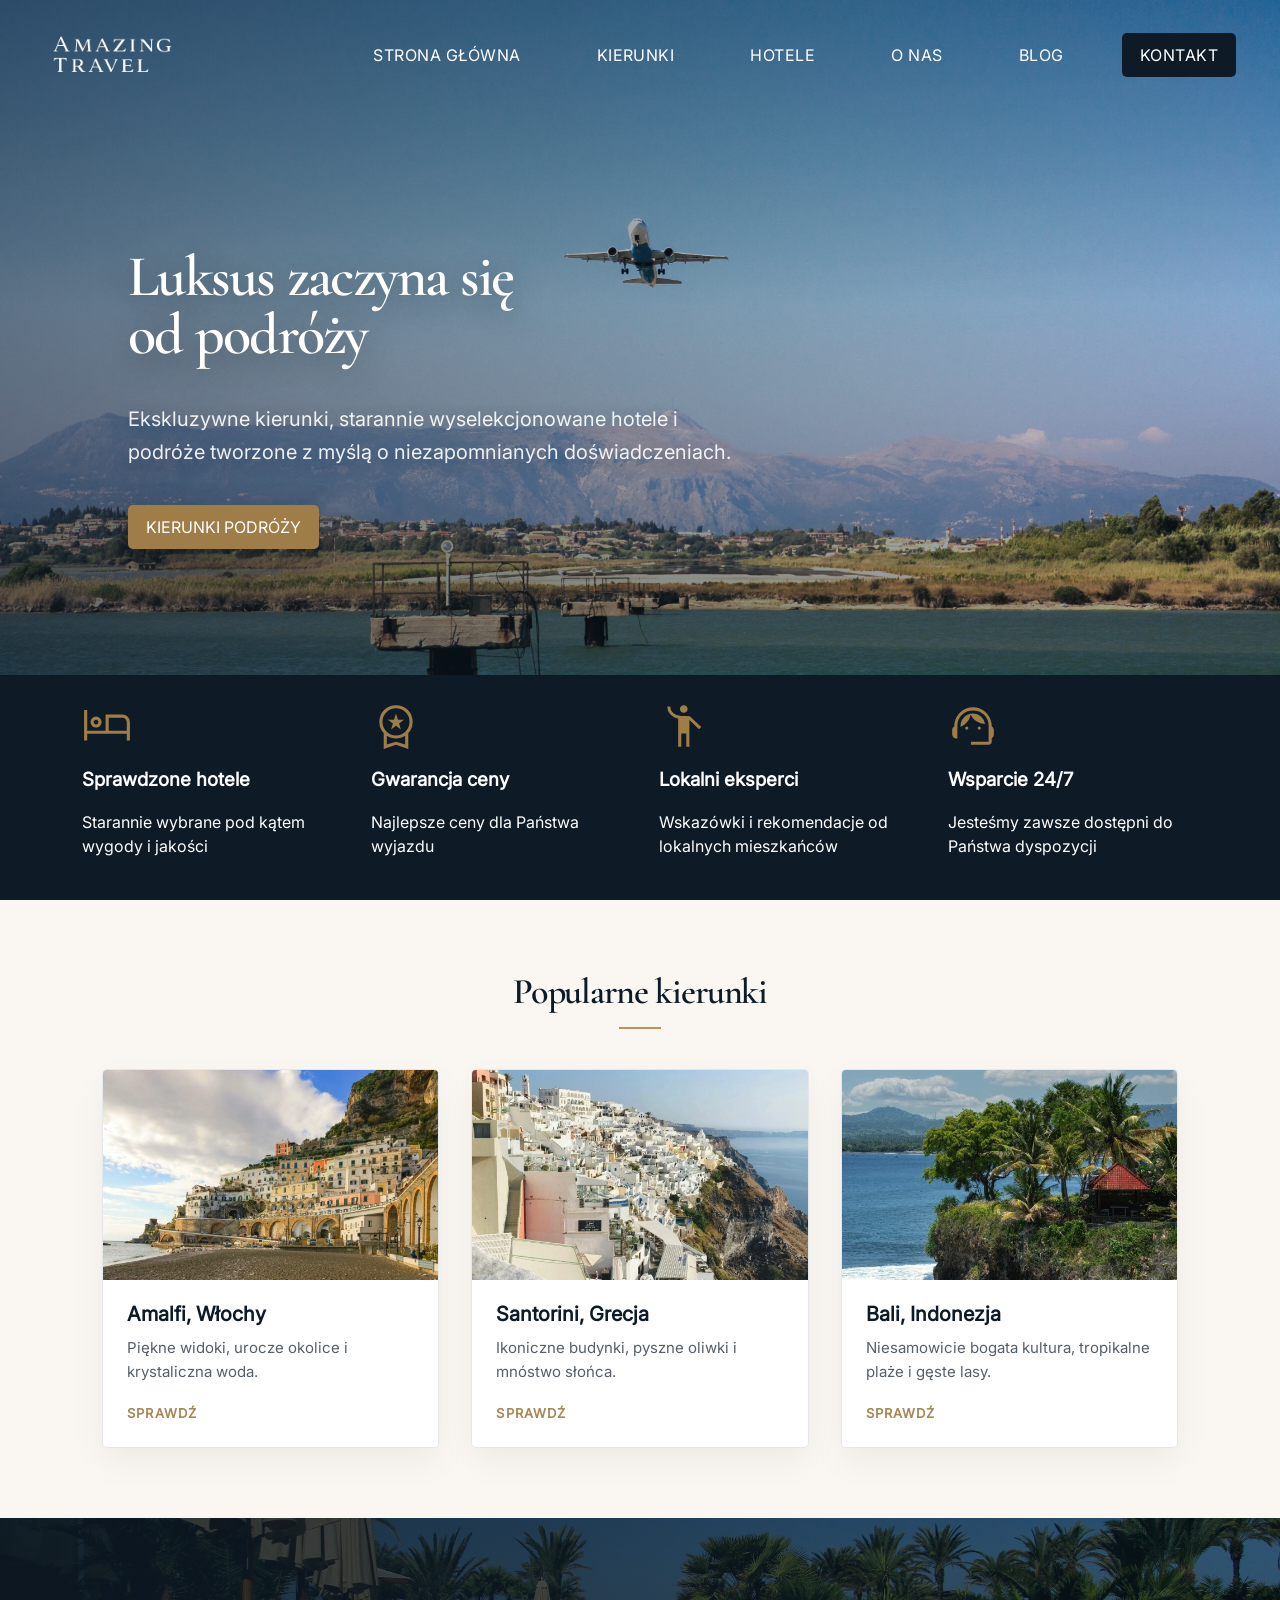
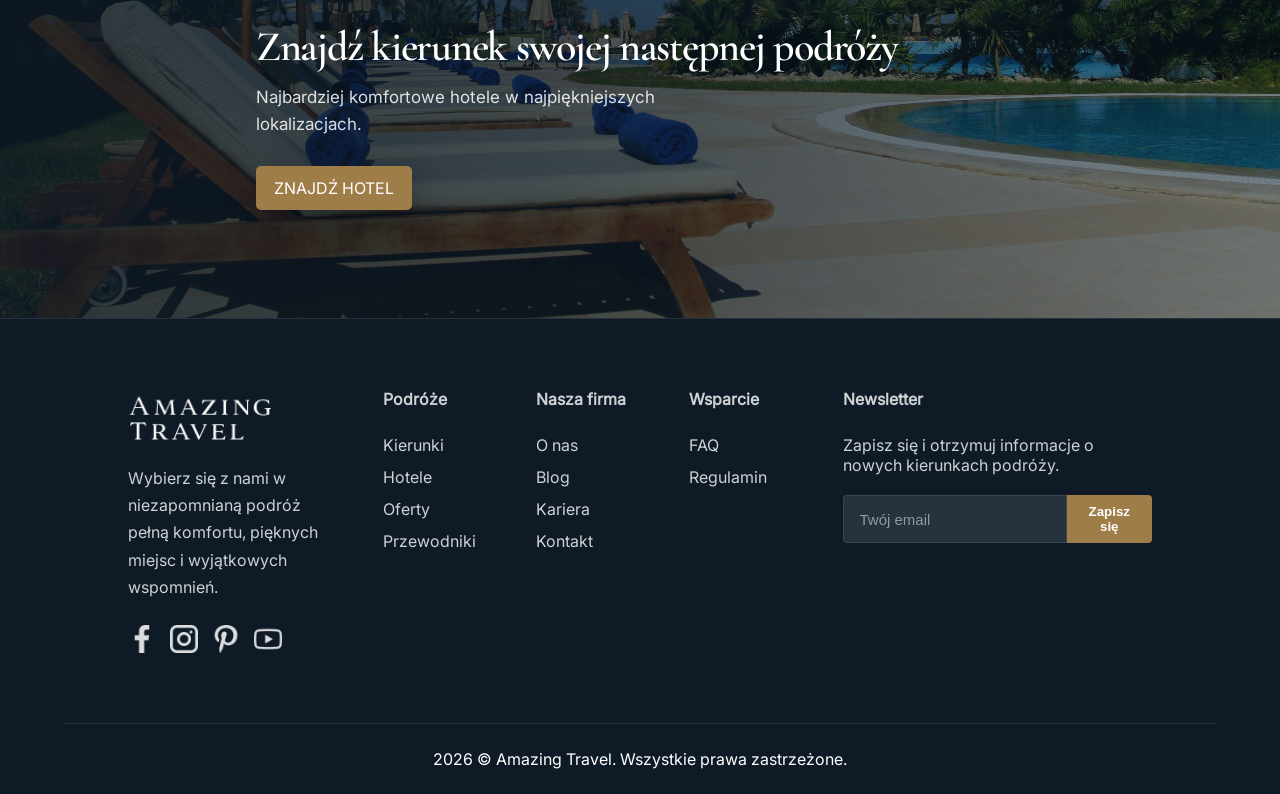
<file: index.html>
<!doctype html>
<html lang="pl">
  <head>
    <meta charset="UTF-8" />
    <meta name="viewport" content="width=device-width, initial-scale=1.0" />
    <meta
      name="description"
      content="Amazing Travel to luksusowe podróże, wyjątkowe kierunki i starannie wybrane hotele dla osób, które chcą podróżować komfortowo."
    />
    <title>Amazing Travel - podróże bez kompromisów</title>
    <link
      rel="preload"
      as="image"
      href="assets/images/header.webp"
      fetchpriority="high"
    />
    <link rel="stylesheet" href="css/index.css" />
  </head>
  <body class="page_dark">
    <div id="navbar"></div>
    <header class="main_header">
      <img
        class="header_bg"
        src="assets/images/header.webp"
        alt="Odlatujący samolot"
        fetchpriority="high"
        loading="eager"
        width="2560"
        height="1440"
      />
      <div class="header_txt">
        <h1 class="header_title">Luksus zaczyna się <br />od podróży</h1>
        <h2 class="header_description">
          Ekskluzywne kierunki, starannie wyselekcjonowane hotele i podróże
          tworzone z myślą o niezapomnianych doświadczeniach.
        </h2>
        <a href="destinations.html" class="button"> Kierunki podróży</a>
      </div>
    </header>
    <main>
      <section class="features">
        <div class="feature">
          <div class="feature_icon">
            <img
              src="assets/icons/hotel_50dp_9F7D48_FILL0_wght400_GRAD0_opsz48.svg"
              alt=""
              width="50"
              height="50"
            />
          </div>

          <h3>Sprawdzone hotele</h3>

          <p>Starannie wybrane pod kątem wygody i jakości</p>
        </div>

        <div class="feature">
          <div class="feature_icon">
            <img
              src="assets/icons/workspace_premium_50dp_9F7D48_FILL0_wght400_GRAD0_opsz48.svg"
              alt=""
              width="50"
              height="50"
            />
          </div>

          <h3>Gwarancja ceny</h3>

          <p>Najlepsze ceny dla Państwa wyjazdu</p>
        </div>

        <div class="feature">
          <div class="feature_icon">
            <img
              src="assets/icons/emoji_people_50dp_9F7D48_FILL0_wght400_GRAD0_opsz48.svg"
              alt=""
              width="50"
              height="50"
            />
          </div>

          <h3>Lokalni eksperci</h3>

          <p>Wskazówki i rekomendacje od lokalnych mieszkańców</p>
        </div>

        <article class="feature">
          <div class="feature_icon">
            <img
              src="assets/icons/support_agent_50dp_9F7D48_FILL0_wght400_GRAD0_opsz48.svg"
              alt=""
              width="50"
              height="50"
            />
          </div>

          <h3>Wsparcie 24/7</h3>

          <p>Jesteśmy zawsze dostępni do Państwa dyspozycji</p>
        </article>
      </section>

      <section class="popular">
        <h2>Popularne kierunki</h2>
        <div class="cards">
          <article class="card">
            <img
              src="assets/images/cities/amalfi.webp"
              alt="Amalfi, Włochy"
              loading="lazy"
            />
            <h3>Amalfi, Włochy</h3>
            <p>Piękne widoki, urocze okolice i krystaliczna woda.</p>
            <a href="destinations.html"><span>SPRAWDŹ</span></a>
          </article>
          <article class="card">
            <img
              src="assets/images/cities/santorini.webp"
              alt="Santorini, Grecja"
              loading="lazy"
            />
            <h3>Santorini, Grecja</h3>
            <p>Ikoniczne budynki, pyszne oliwki i mnóstwo słońca.</p>
            <a href="destinations.html"><span>SPRAWDŹ</span></a>
          </article>
          <article class="card">
            <img
              src="assets/images/cities/bali.webp"
              alt="Bali, Indonezja"
              loading="lazy"
            />
            <h3>Bali, Indonezja</h3>
            <p>Niesamowicie bogata kultura, tropikalne plaże i gęste lasy.</p>
            <a href="destinations.html"><span>SPRAWDŹ</span></a>
          </article>
        </div>
      </section>

      <section class="find_where">
        <h2>Znajdź kierunek swojej następnej podróży</h2>
        <p>Najbardziej komfortowe hotele w najpiękniejszych lokalizacjach.</p>
        <a href="hotels.html" class="button">Znajdź hotel</a>
      </section>
    </main>

    <div id="footer"></div>

    <script src="js/main.js"></script>
  </body>
</html>
</file>
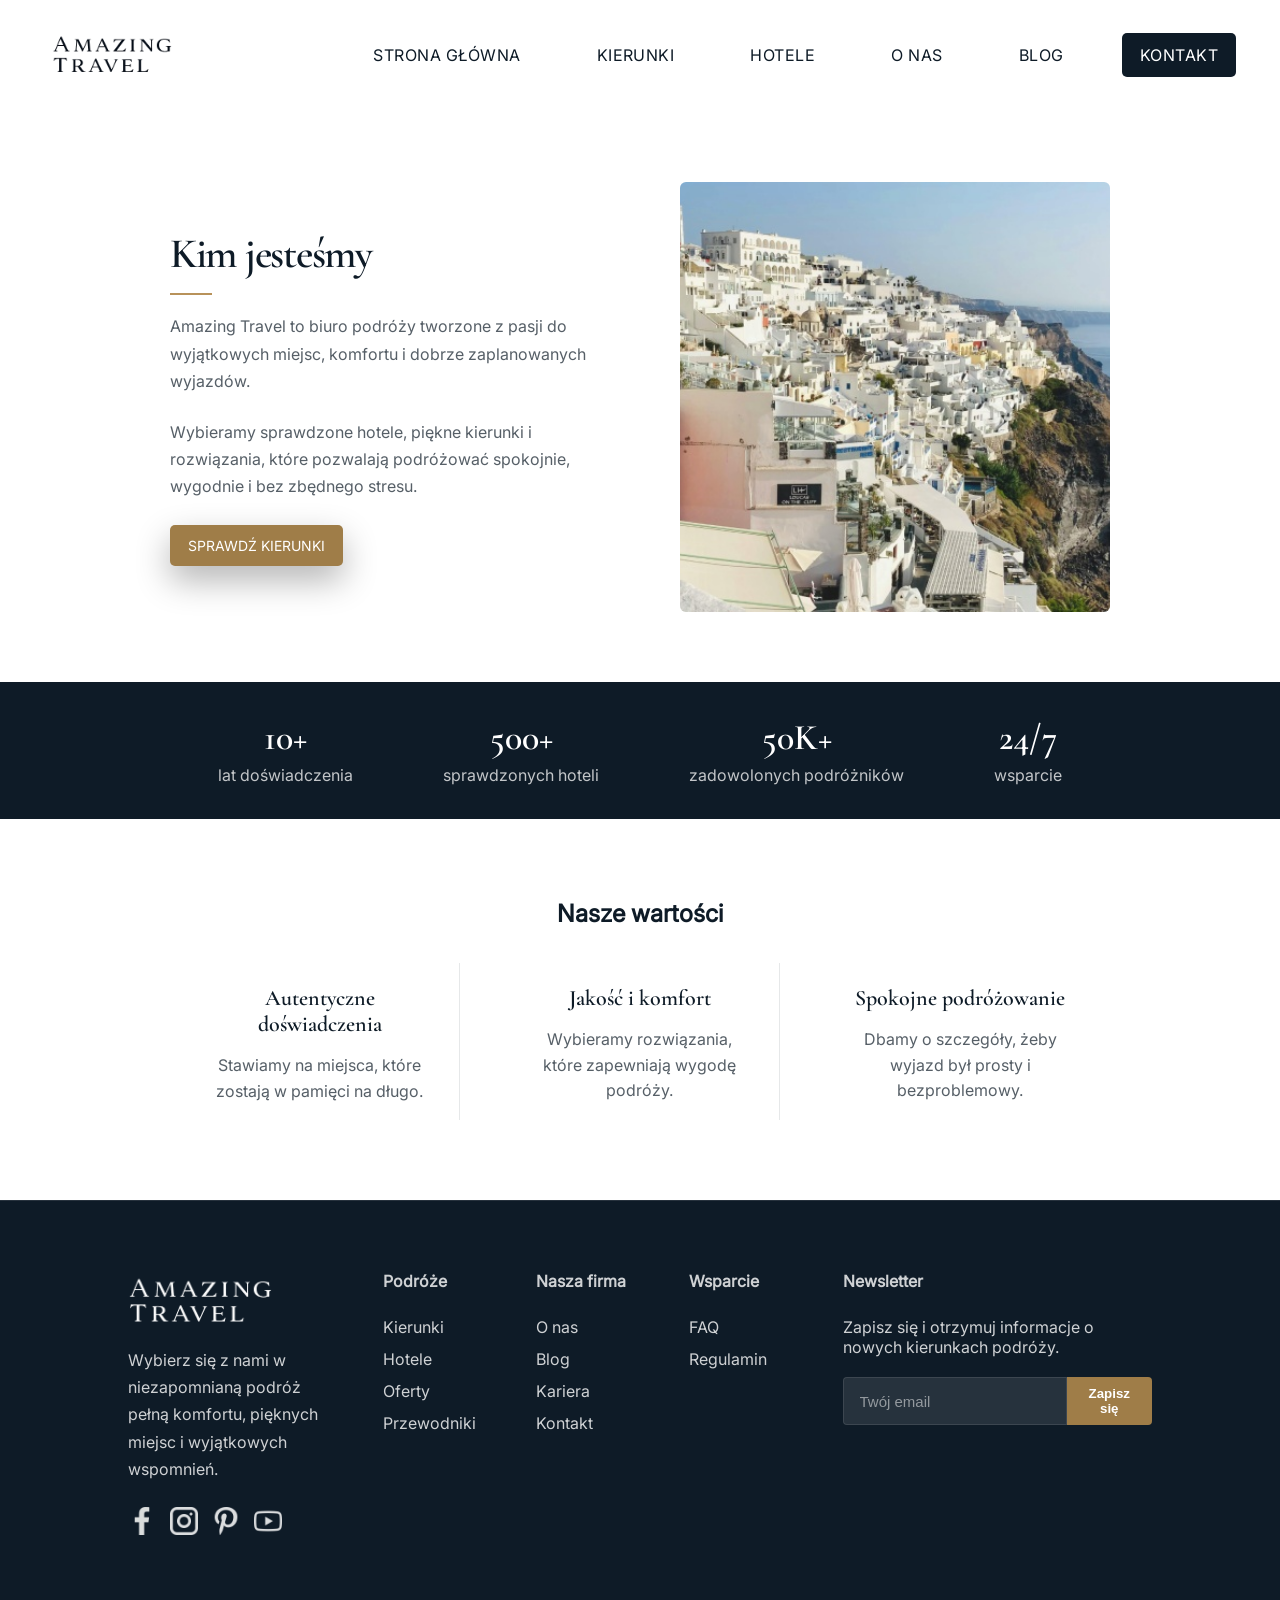
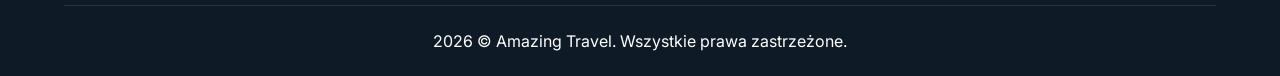
<file: about.html>
<!doctype html>
<html lang="pl">
  <head>
    <meta charset="UTF-8" />
    <meta name="viewport" content="width=device-width, initial-scale=1.0" />
    <meta
      name="description"
      content="Poznaj Amazing Travel — biuro podróży tworzące komfortowe wyjazdy, sprawdzone hotele i wyjątkowe doświadczenia na całym świecie."
    />
    <title>Amazing Travel - podróże bez kompromisów</title>

    <link rel="stylesheet" href="css/index.css" />
    <link rel="stylesheet" href="css/about.css" />
  </head>
  <body class="page_light">
    <div id="navbar"></div>
    <main class="about">
      <section class="about_story">
        <div class="about_text">
          <h1>Kim jesteśmy</h1>
          <p>
            Amazing Travel to biuro podróży tworzone z pasji do wyjątkowych
            miejsc, komfortu i dobrze zaplanowanych wyjazdów.
          </p>
          <p>
            Wybieramy sprawdzone hotele, piękne kierunki i rozwiązania, które
            pozwalają podróżować spokojnie, wygodnie i bez zbędnego stresu.
          </p>
          <a href="destinations.html" class="button"> Sprawdź kierunki </a>
        </div>

        <div class="about_image">
          <img
            src="assets/images/cities/santorini.jpg"
            alt="Santorini, Grecja"
          />
        </div>
      </section>

      <section class="about_stats">
        <div>
          <h3>10+</h3>
          <p>lat doświadczenia</p>
        </div>
        <div>
          <h3>500+</h3>
          <p>sprawdzonych hoteli</p>
        </div>
        <div>
          <h3>50K+</h3>
          <p>zadowolonych podróżników</p>
        </div>
        <div>
          <h3>24/7</h3>
          <p>wsparcie</p>
        </div>
      </section>

      <section class="about_values">
        <h2>Nasze wartości</h2>

        <div class="values">
          <div>
            <h3>Autentyczne doświadczenia</h3>
            <p>Stawiamy na miejsca, które zostają w pamięci na długo.</p>
          </div>
          <div>
            <h3>Jakość i komfort</h3>
            <p>Wybieramy rozwiązania, które zapewniają wygodę podróży.</p>
          </div>
          <div>
            <h3>Spokojne podróżowanie</h3>
            <p>Dbamy o szczegóły, żeby wyjazd był prosty i bezproblemowy.</p>
          </div>
        </div>
      </section>
    </main>

    <div id="footer"></div>

    <script src="js/main.js"></script>
  </body>
</html>
</file>
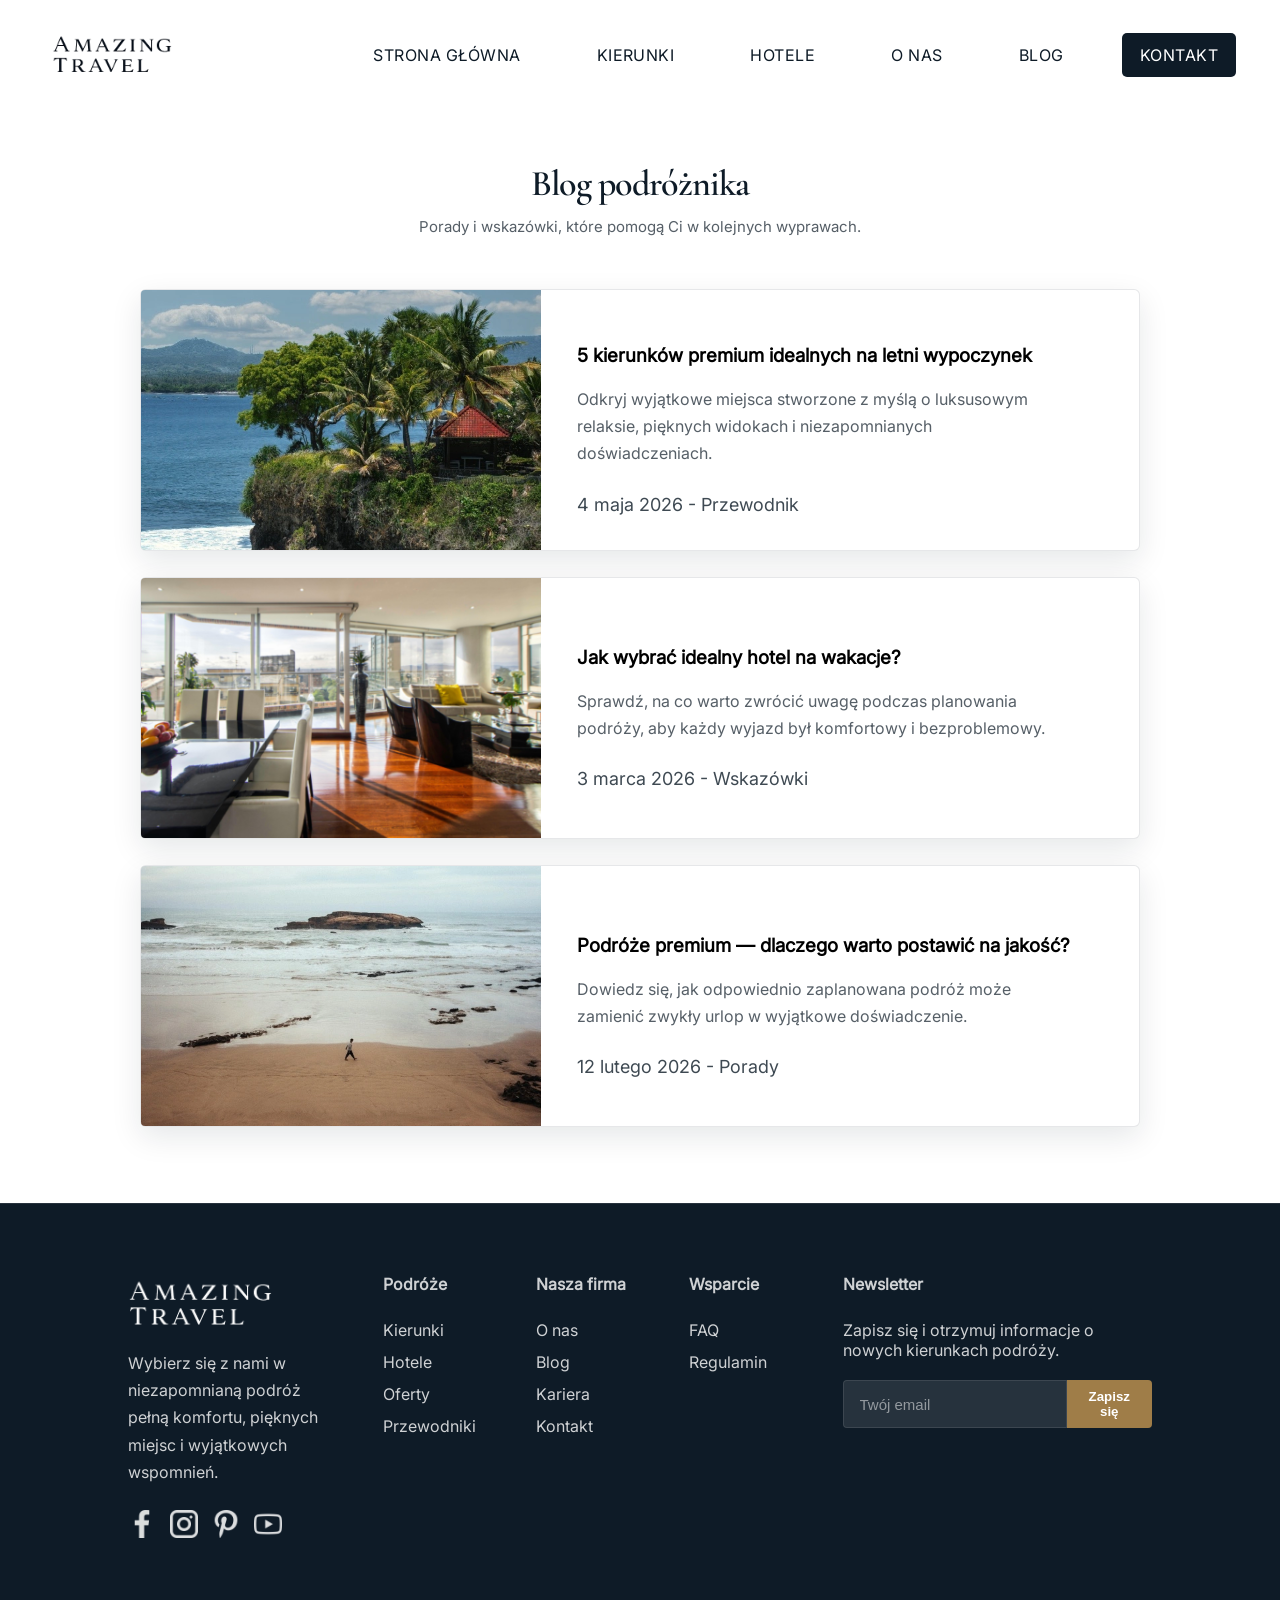
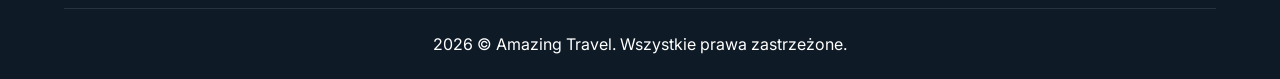
<file: blog.html>
<!doctype html>
<html lang="pl">
  <head>
    <meta charset="UTF-8" />
    <meta name="viewport" content="width=device-width, initial-scale=1.0" />
    <title>Amazing Travel - podróże bez kompromisów</title>

    <link rel="stylesheet" href="css/index.css" />
    <link rel="stylesheet" href="css/blog.css" />
    <meta
      name="description"
      content="Przeczytaj porady podróżnicze Amazing Travel i dowiedz się, jak wybierać kierunki, hotele oraz planować wygodne wakacje."
    />
  </head>
  <body class="page_light">
    <div id="navbar"></div>
    <main class="blog">
      <section class="blog_posts">
        <header class="blog_header">
          <h1>Blog podróżnika</h1>
          <p>Porady i wskazówki, które pomogą Ci w kolejnych wyprawach.</p>
        </header>

        <article class="card">
          <a href="index.html">
            <img src="assets/images/cities/bali.webp" alt="Plaża na Bali" />
            <div class="text">
              <h3>5 kierunków premium idealnych na letni wypoczynek</h3>
              <p>
                Odkryj wyjątkowe miejsca stworzone z myślą o luksusowym
                relaksie, pięknych widokach i niezapomnianych doświadczeniach.
              </p>
              <span> 4 maja 2026 - Przewodnik </span>
            </div></a
          >
        </article>

        <article class="card">
          <a href="index.html">
            <img
              src="assets/images/rooms/apartment3.jpg"
              alt="Apartament hotelowy"
            />
            <div class="text">
              <h3>Jak wybrać idealny hotel na wakacje?</h3>
              <p>
                Sprawdź, na co warto zwrócić uwagę podczas planowania podróży,
                aby każdy wyjazd był komfortowy i bezproblemowy.
              </p>
              <span> 3 marca 2026 - Wskazówki</span>
            </div></a
          >
        </article>

        <article class="card">
          <a href="index.html">
            <img
              src="assets/images/cities/marrakesz.webp"
              alt="Plaża w Marrakeszu"
            />
            <div class="text">
              <h3>Podróże premium — dlaczego warto postawić na jakość?</h3>
              <p>
                Dowiedz się, jak odpowiednio zaplanowana podróż może zamienić
                zwykły urlop w wyjątkowe doświadczenie.
              </p>
              <span> 12 lutego 2026 - Porady</span>
            </div></a
          >
        </article>
      </section>
    </main>

    <div id="footer"></div>

    <script src="js/main.js"></script>
  </body>
</html>
</file>
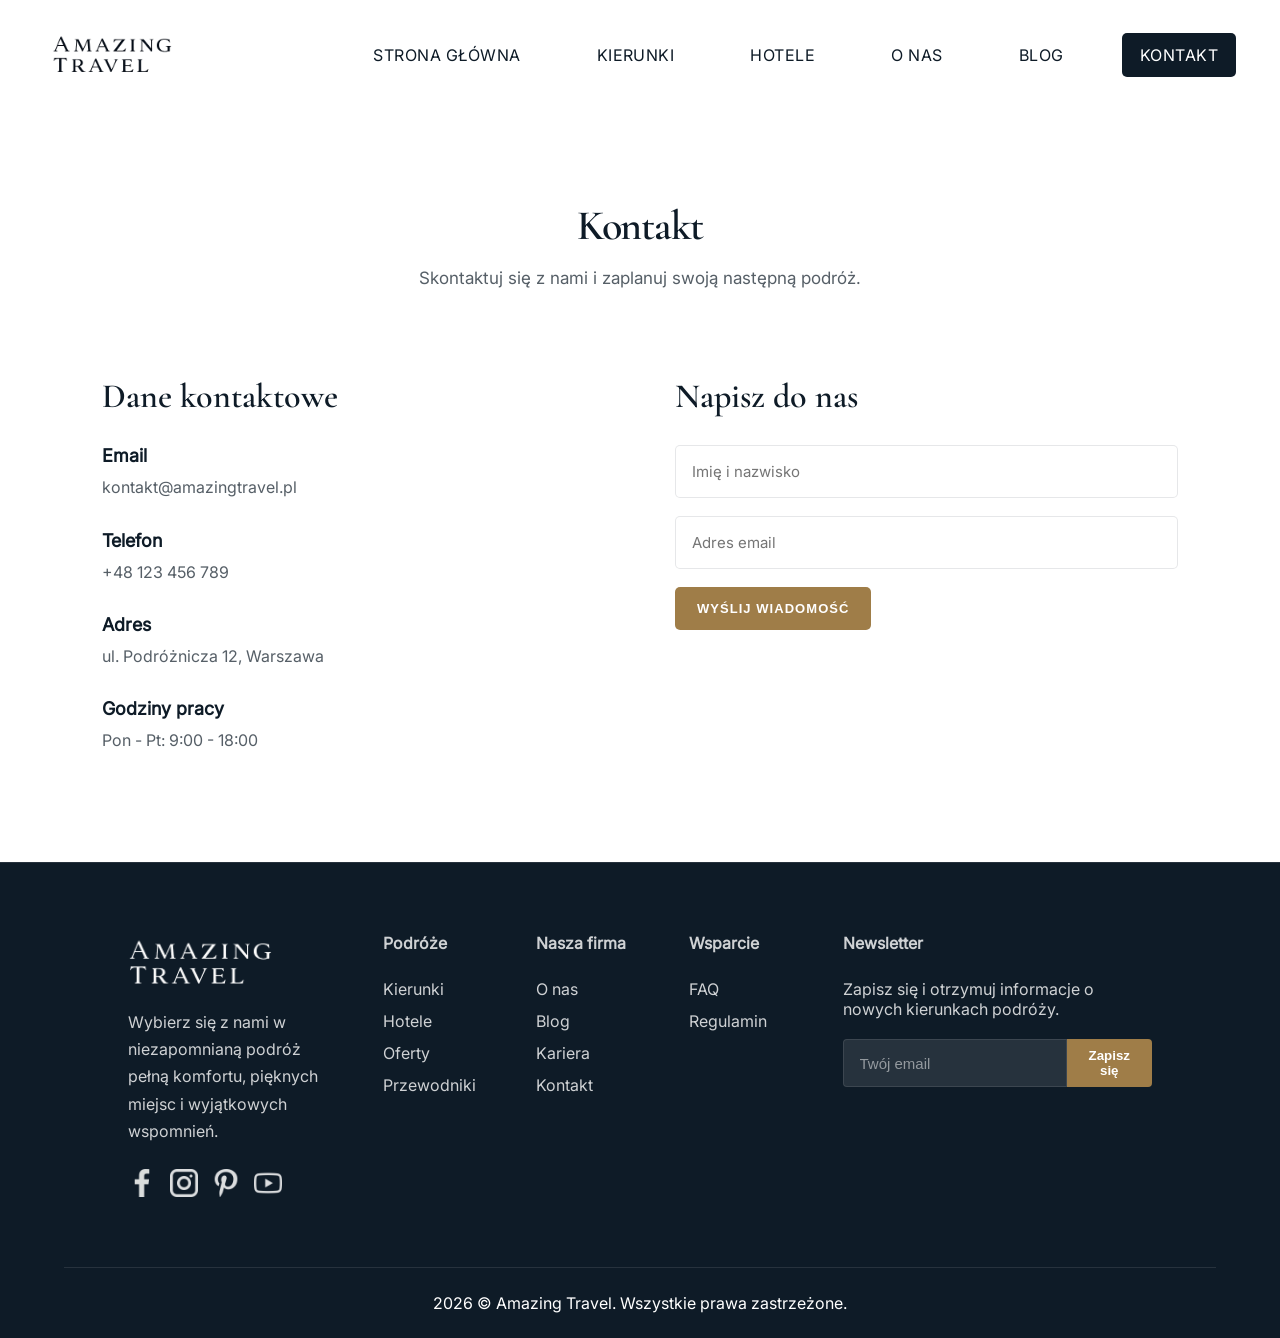
<file: contact.html>
<!doctype html>
<html lang="pl">
  <head>
    <meta charset="UTF-8" />
    <meta name="viewport" content="width=device-width, initial-scale=1.0" />
    <meta
      name="description"
      content="Skontaktuj się z Amazing Travel i zaplanuj swoją kolejną podróż z pomocą naszego zespołu."
    />
    <title>Amazing Travel - podróże bez kompromisów</title>

    <link rel="stylesheet" href="css/index.css" />
    <link rel="stylesheet" href="css/contact.css" />
  </head>
  <body class="page_light">
    <div id="navbar"></div>

    <main class="contact">
      <header class="contact_header">
        <h1>Kontakt</h1>
        <p>Skontaktuj się z nami i zaplanuj swoją następną podróż.</p>
      </header>

      <section class="contact_content">
        <div class="contact_info">
          <h2>Dane kontaktowe</h2>

          <div class="info">
            <h3>Email</h3>
            <p>
              <a href="mailto:kontakt@amazingtravel.pl">
                kontakt@amazingtravel.pl
              </a>
            </p>
          </div>

          <div class="info">
            <h3>Telefon</h3>
            <p>
              <a href="tel:+48123456789"> +48 123 456 789 </a>
            </p>
          </div>

          <div class="info">
            <h3>Adres</h3>
            <p>ul. Podróżnicza 12, Warszawa</p>
          </div>

          <div class="info">
            <h3>Godziny pracy</h3>
            <p>Pon - Pt: 9:00 - 18:00</p>
          </div>
        </div>

        <div class="contact_form">
          <h2>Napisz do nas</h2>

          <form>
            <label for="name">Imię i nazwisko</label>
            <input
              id="name"
              name="name"
              type="text"
              placeholder="Imię i nazwisko"
            />

            <label for="email">Adres email</label>
            <input
              id="email"
              name="email"
              type="email"
              placeholder="Adres email"
            />

            <button type="submit">Wyślij wiadomość</button>
          </form>
        </div>
      </section>
    </main>

    <div id="footer"></div>

    <script src="js/main.js"></script>
  </body>
</html>
</file>
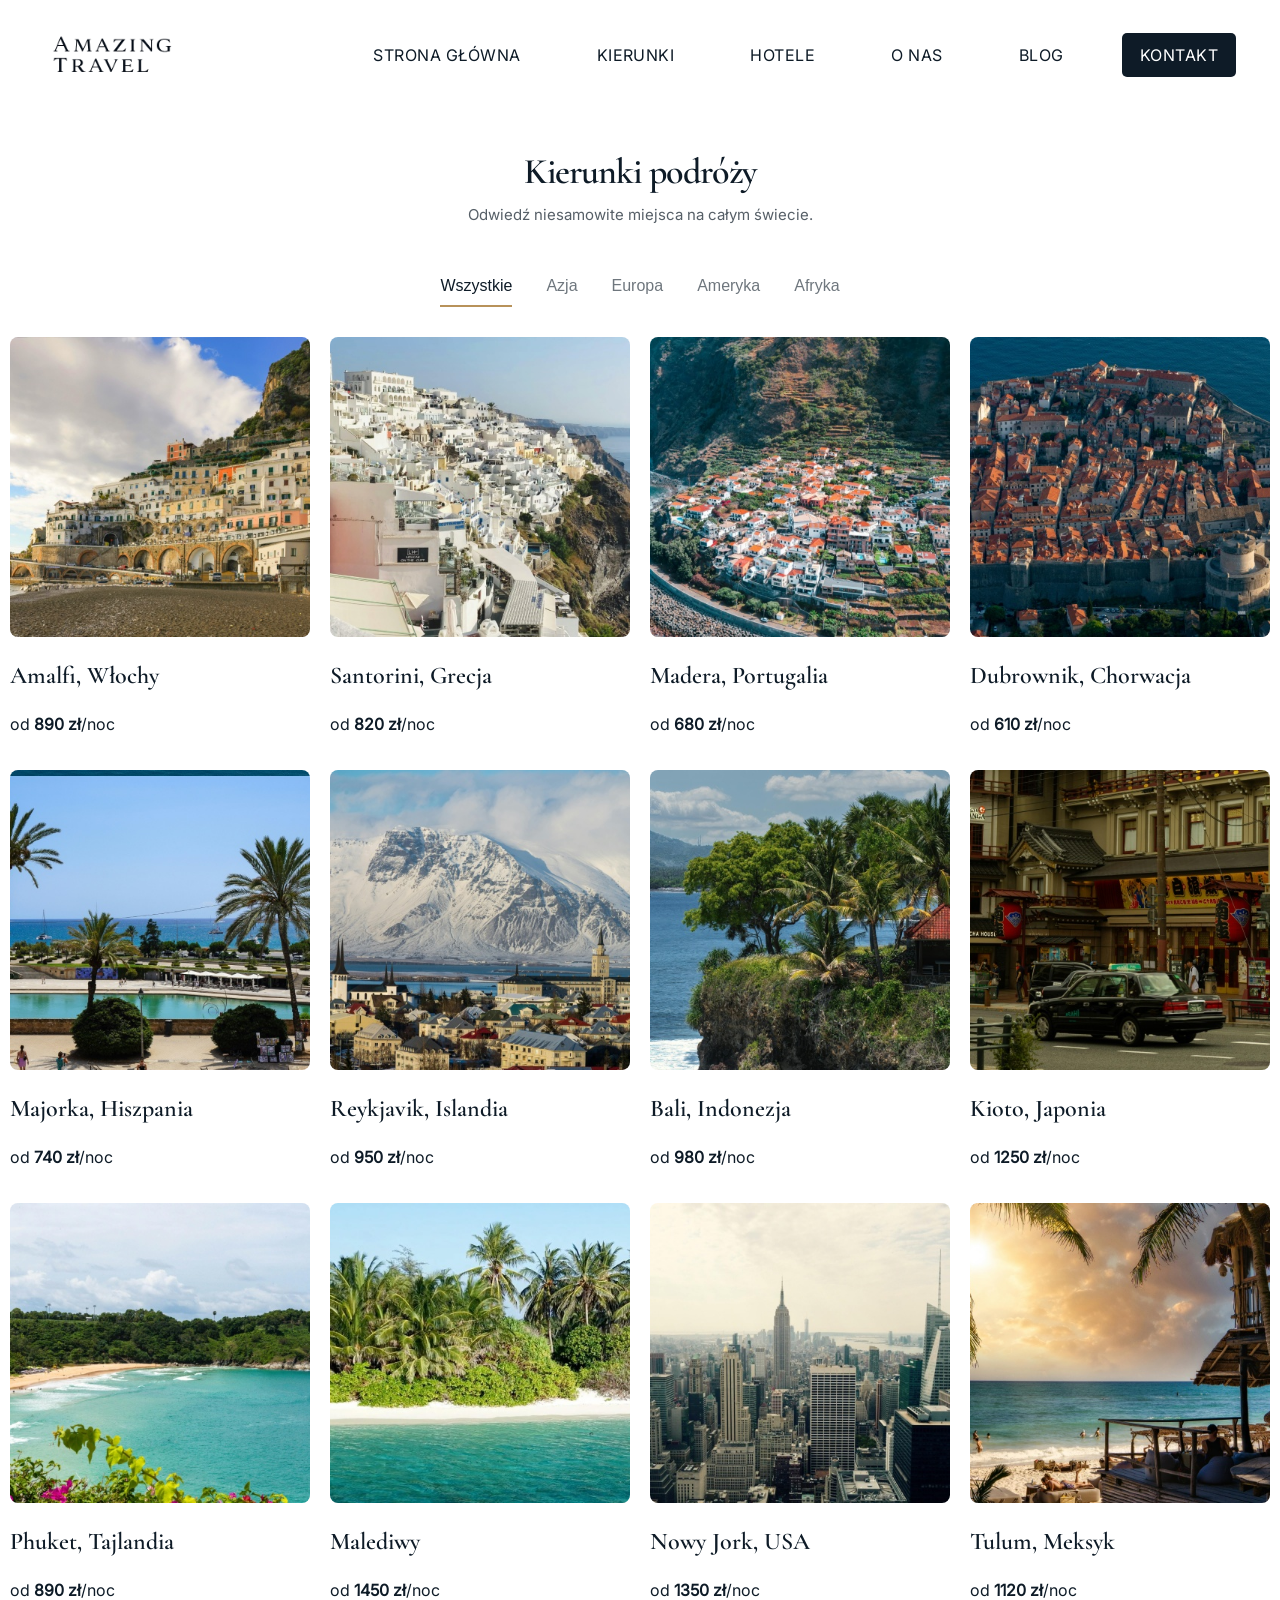
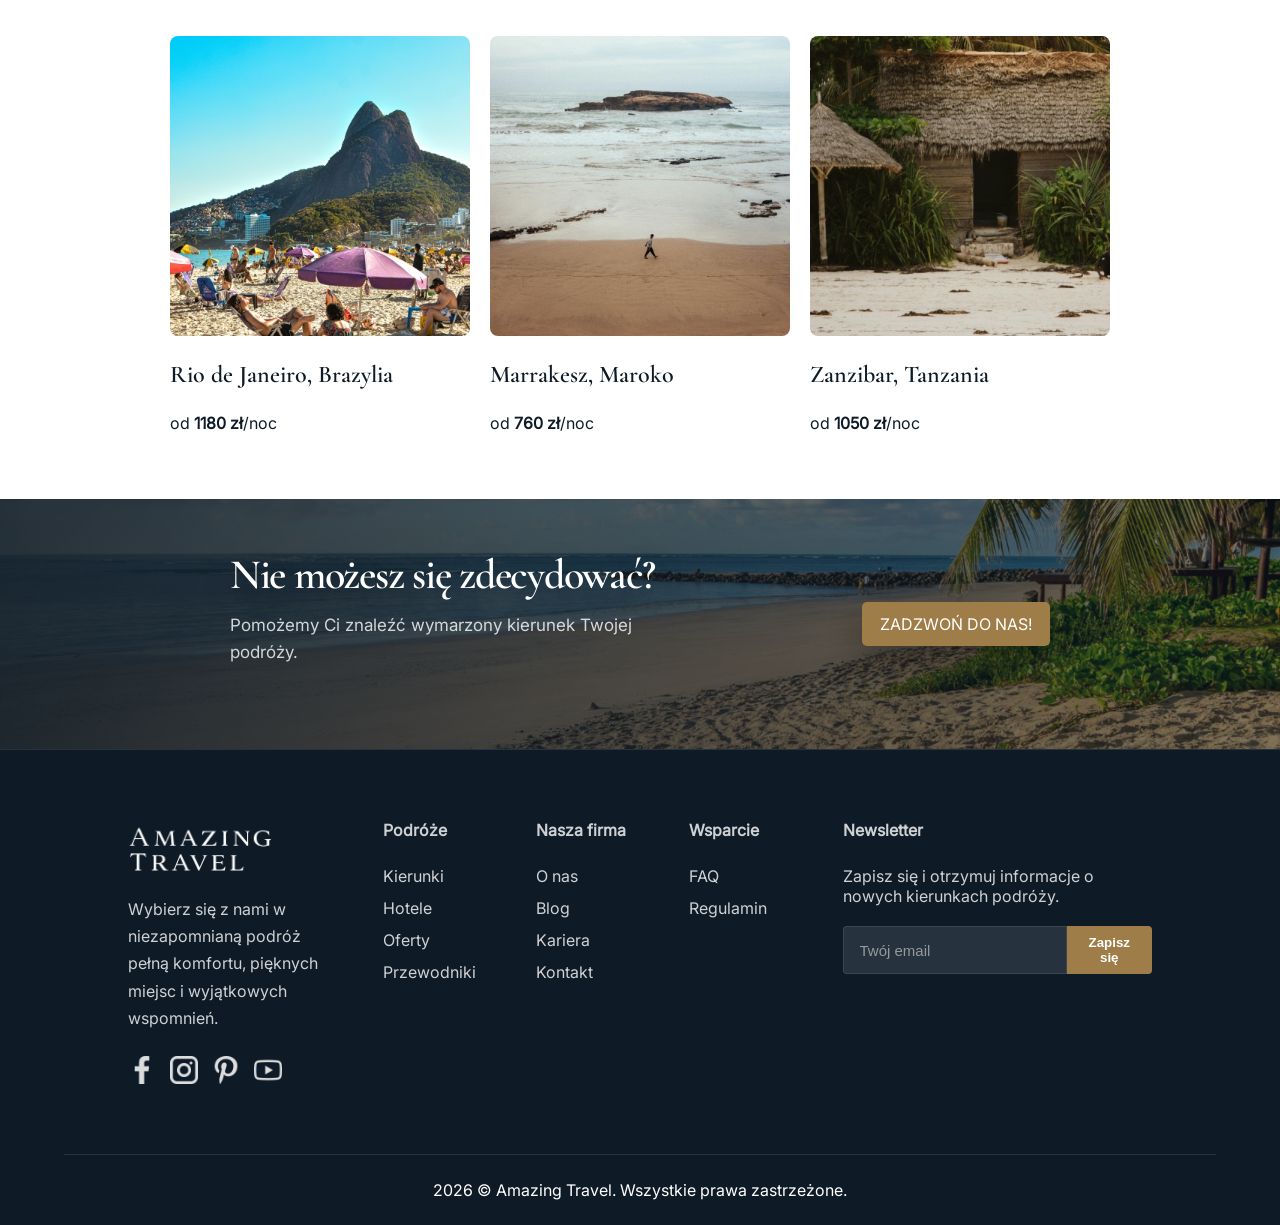
<file: destinations.html>
<!doctype html>
<html lang="pl">
  <head>
    <meta charset="UTF-8" />
    <meta name="viewport" content="width=device-width, initial-scale=1.0" />
    <meta
      name="description"
      content="Odkryj najpiękniejsze kierunki podróży z Amazing Travel — od europejskich miast po egzotyczne miejsca na całym świecie."
    />
    <title>Amazing Travel - podróże bez kompromisów</title>

    <link rel="stylesheet" href="css/index.css" />
    <link rel="stylesheet" href="css/destinations.css" />
  </head>
  <body class="page_light">
    <div id="navbar"></div>
    <main class="destinations">
      <header class="destinations_header">
        <h1 class="">Kierunki podróży</h1>
        <p>Odwiedź niesamowite miejsca na całym świecie.</p>
      </header>

      <section
        class="continents"
        aria-label="Filtrowanie kierunków według kontynentu"
      >
        <button type="button" class="active">Wszystkie</button>
        <button type="button">Azja</button>
        <button type="button">Europa</button>
        <button type="button">Ameryka</button>
        <button type="button">Afryka</button>
      </section>

      <section class="cities" aria-label="Lista kierunków podróży"></section>

      <section class="cant_decide">
        <div class="text">
          <h2>Nie możesz się zdecydować?</h2>
          <p>Pomożemy Ci znaleźć wymarzony kierunek Twojej podróży.</p>
        </div>
        <a href="tel:+48123456789" class="button">Zadzwoń do nas!</a>
      </section>
    </main>

    <div id="footer"></div>
    <script src="js/main.js"></script>
    <script src="js/destinations.js"></script>
  </body>
</html>
</file>
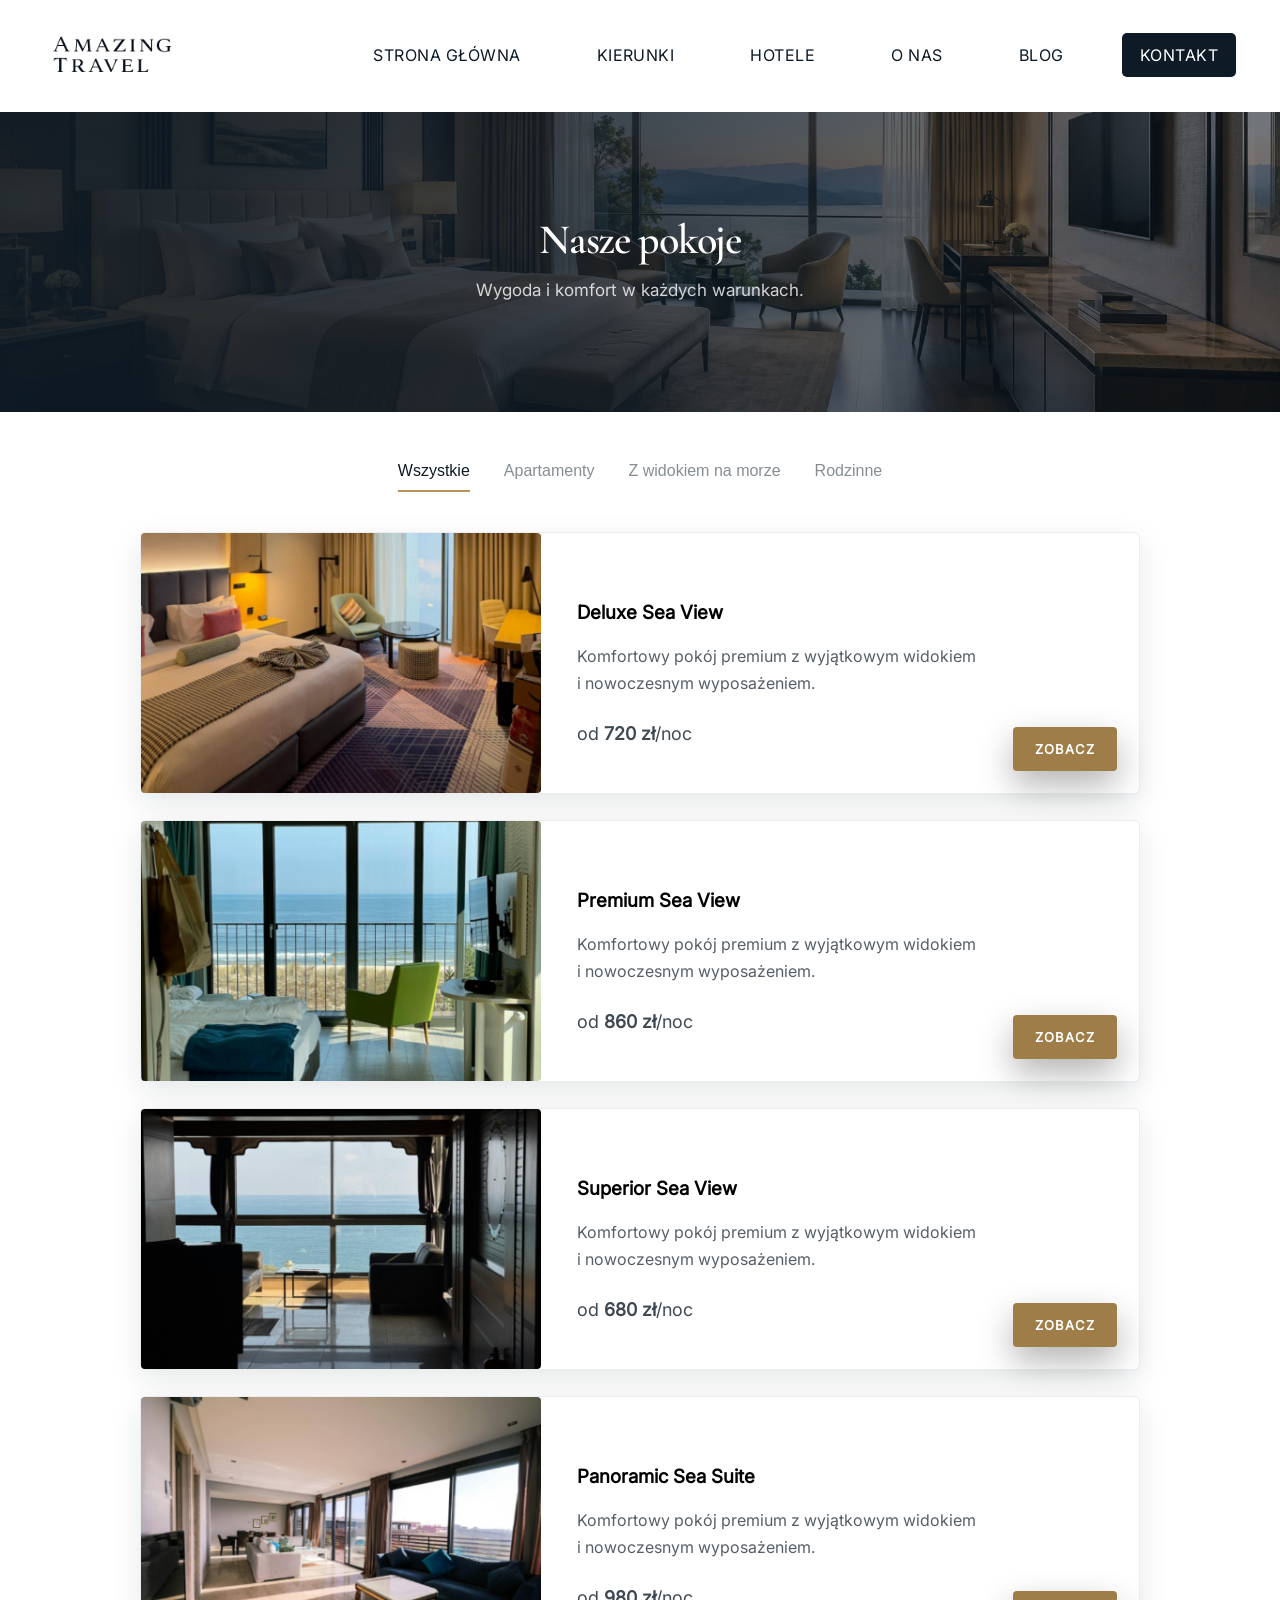
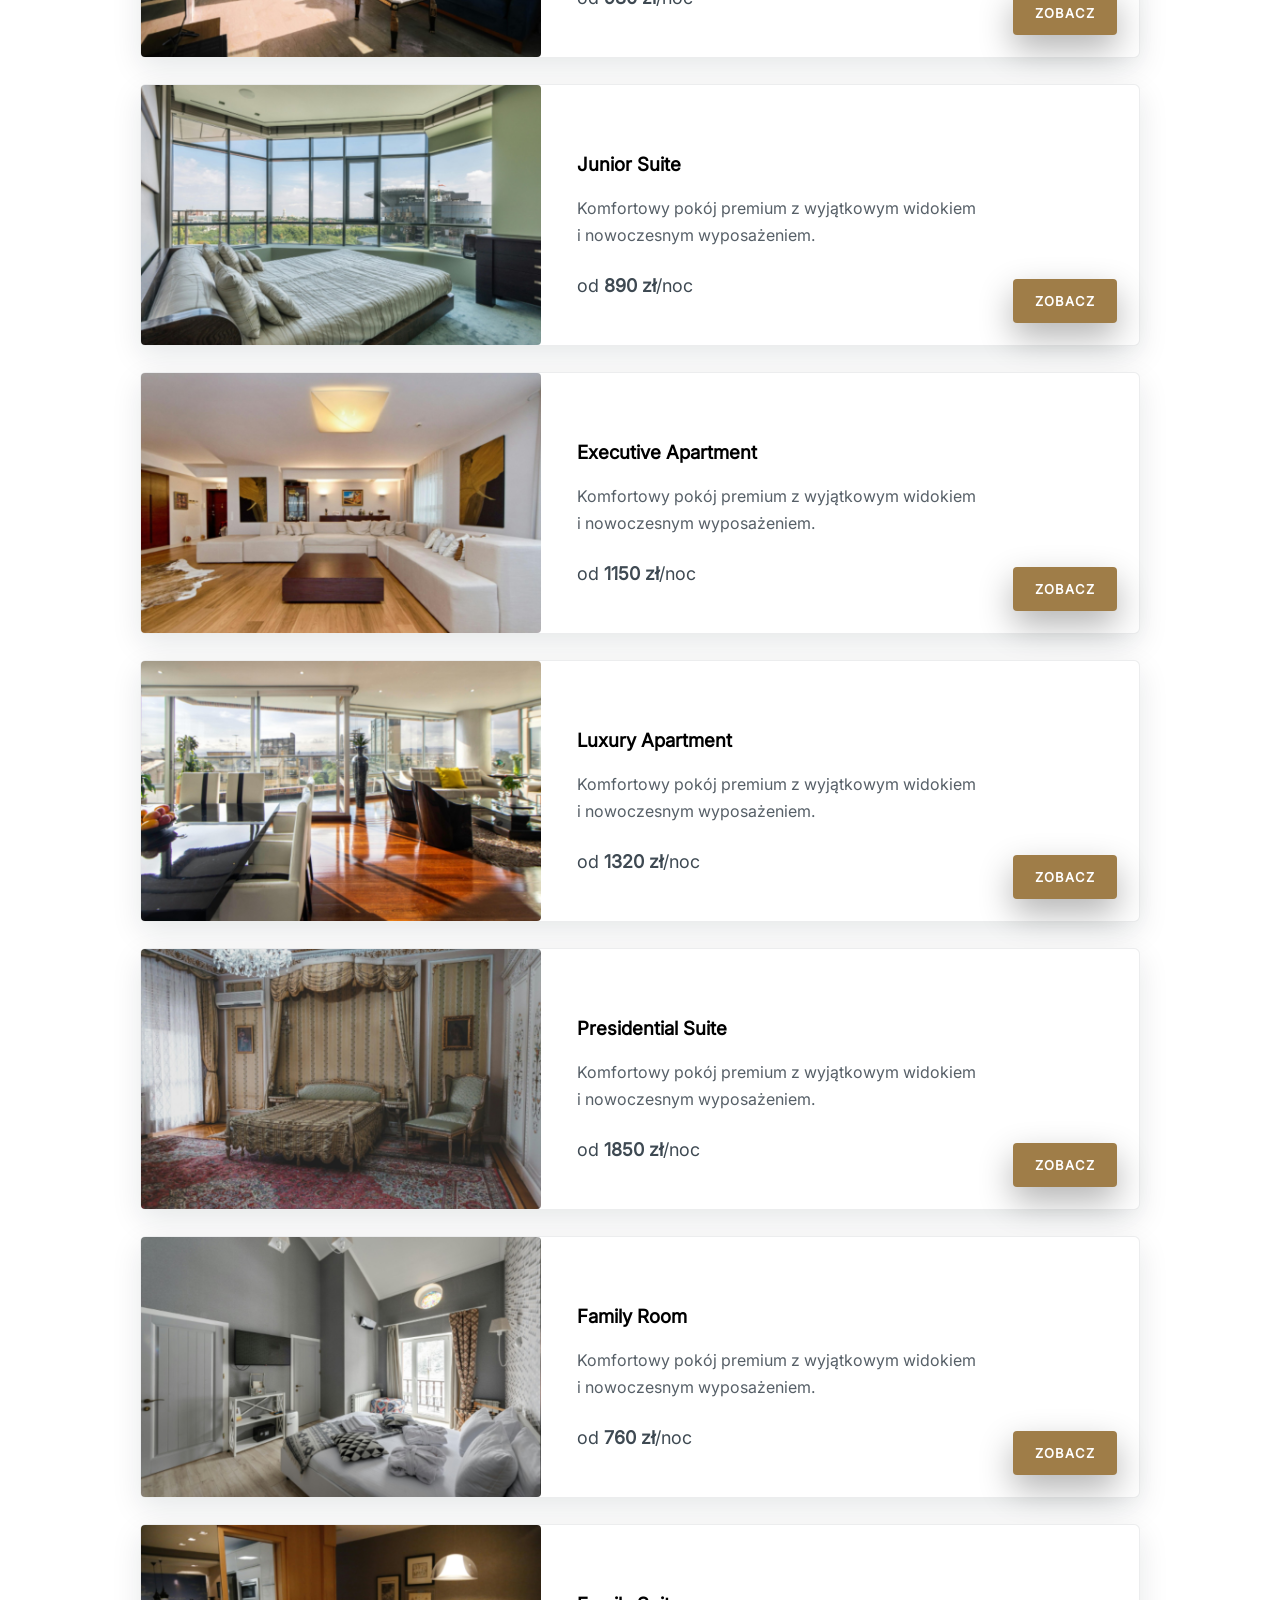
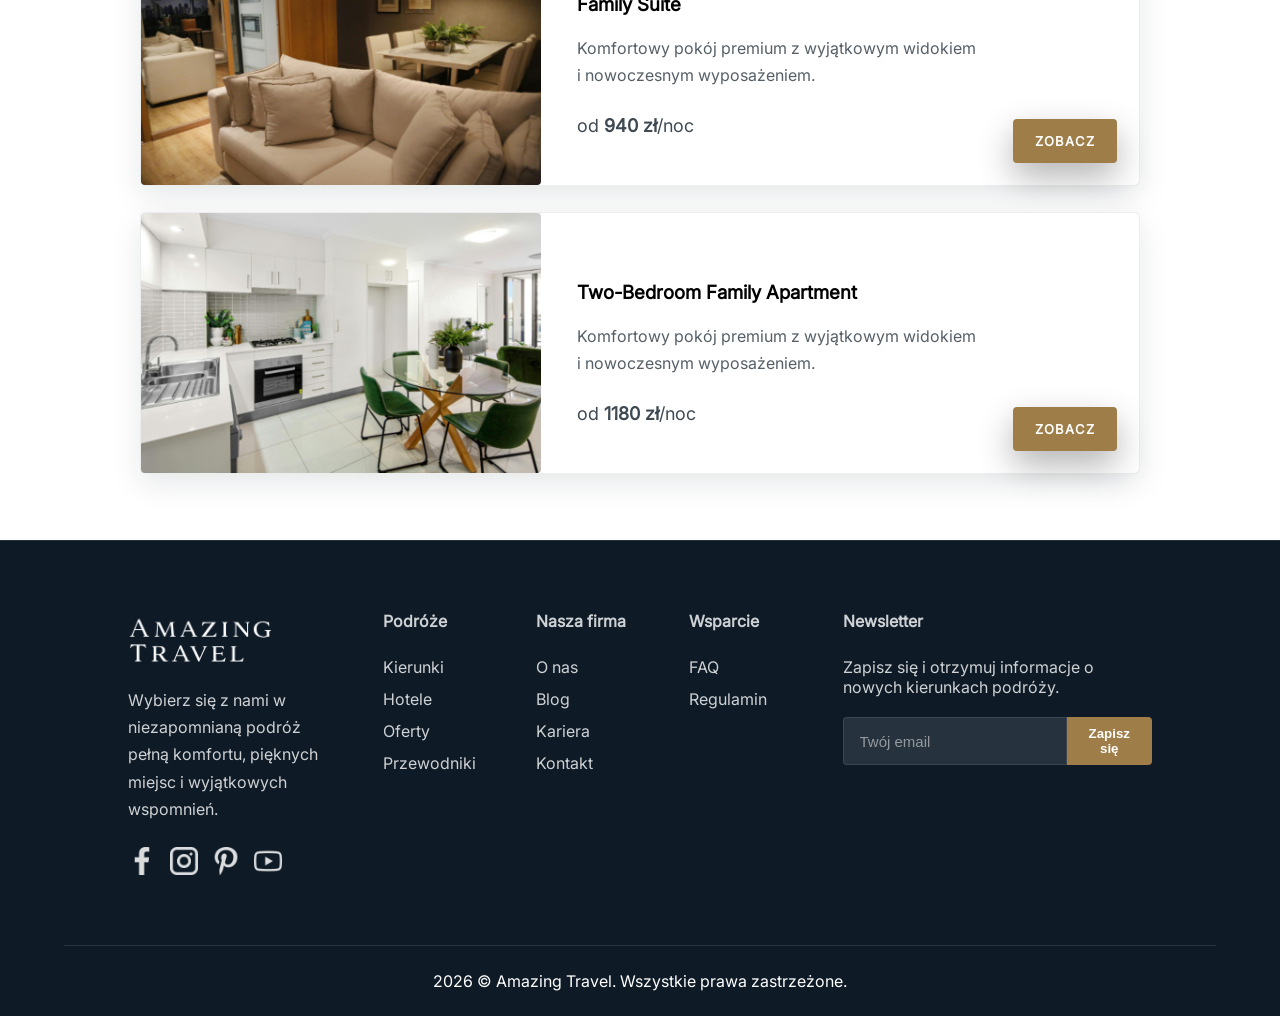
<file: hotels.html>
<!doctype html>
<html lang="pl">
  <head>
    <meta charset="UTF-8" />
    <meta name="viewport" content="width=device-width, initial-scale=1.0" />
    <meta
      name="description"
      content="Sprawdź komfortowe pokoje i hotele premium dostępne w ofercie Amazing Travel."
    />
    <title>Amazing Travel - podróże bez kompromisów</title>

    <link rel="stylesheet" href="css/index.css" />
    <link rel="stylesheet" href="css/hotels.css" />
  </head>
  <body class="page_light">
    <div id="navbar"></div>
    <main class="hotels">
      <header class="our_rooms">
        <div class="text">
          <h1>Nasze pokoje</h1>
          <p>Wygoda i komfort w każdych warunkach.</p>
        </div>
      </header>
      <section class="rooms">
        <section class="select_room" aria-label="Filtrowanie pokoi">
          <button type="button" class="active">Wszystkie</button>
          <button type="button">Apartamenty</button>
          <button type="button">Z widokiem na morze</button>
          <button type="button">Rodzinne</button>
        </section>

        <div class="all_rooms" aria-label="Lista pokoi"></div>
      </section>
    </main>
    <div id="footer"></div>
    <script src="js/main.js"></script>
    <script src="js/hotels.js"></script>
  </body>
</html>
</file>
<file: css/index.css>
* {
  box-sizing: border-box;
}

@font-face {
  font-family: "Inter";
  src: url("../assets/fonts/Inter-VariableFont_opsz,wght.ttf")
    format("truetype");
  font-weight: 400;
  font-style: normal;
  font-display: swap;
}

@font-face {
  font-family: "Cormorant Garamond";
  src: url("../assets/fonts/CormorantGaramond-VariableFont_wght.ttf")
    format("truetype");
  font-weight: 600;
  font-style: normal;
  font-display: swap;
}

html,
body {
  margin: 0;
  padding: 0;
  font-family: "Inter", Arial, sans-serif;
}

img {
  display: block;
  max-width: 100%;
}

.button {
  display: inline-block;
  padding: 12px 18px;
  border-radius: 5px;
  background-color: #9f7d48;
  color: #fff;
  font-size: 16px;
  text-decoration: none;
  text-transform: uppercase;
  box-shadow: 0 14px 34px rgba(0, 0, 0, 0.3);
  transition: background-color 0.25s ease;
}

.button:hover {
  background-color: #b8925a;
}

/* NAVBAR */

.navbar {
  position: absolute;
  top: 0;
  left: 0;
  z-index: 100;
  display: flex;
  justify-content: space-between;
  width: 100%;
  padding: 18px 34px;
}

.navbar .logo {
  height: 50px;
}

.page_dark .navbar .logo_dark {
  display: none;
}

.page_light .navbar a {
  color: #0e1b27;
}

.page_light .navbar .logo_light {
  display: none;
}

.page_light .navbar .logo_dark {
  display: block;
}

.navbar ul {
  z-index: 101;
  display: flex;
  align-items: center;
  gap: 20px;
  margin: 0;
  padding: 0;
  list-style: none;
}

.navbar li {
  display: flex;
  align-items: center;
  justify-content: center;
  padding: 5px 10px;
}

.navbar a {
  padding: 12px 18px;
  color: #fff;
  font-size: 16px;
  font-weight: 500;
  letter-spacing: 0.03em;
  text-decoration: none;
  text-transform: uppercase;
}

.navbar ul li:last-child a {
  border-radius: 5px;
  background-color: #0e1b27;
  color: #fff;
}

.hamburger {
  display: none;
}

/* HEADER */

.main_header {
  position: relative;
  width: 100%;
  height: 75vh;
  overflow: hidden;
}

.header_bg {
  width: 100%;
  height: 100%;
  object-fit: cover;
  filter: brightness(1.15) contrast(1.05) saturate(0.7);
}

.main_header::before {
  content: "";
  position: absolute;
  inset: 0;
  z-index: 1;
  background:
    linear-gradient(
      90deg,
      rgba(14, 27, 39, 0.5) 0%,
      rgba(14, 27, 39, 0.35) 42%,
      rgba(14, 27, 39, 0.1) 100%
    ),
    linear-gradient(
      180deg,
      rgba(14, 27, 39, 0.3) 0%,
      rgba(14, 27, 39, 0.05) 45%,
      rgba(14, 27, 39, 0.35) 100%
    );
}

.header_txt {
  position: absolute;
  top: 31%;
  left: 10%;
  z-index: 2;
  width: 80%;
  max-width: 720px;
}

.header_title {
  color: #fff;
  font-family: "Cormorant Garamond", serif;
  font-size: 58px;
  font-weight: 600;
  line-height: 1;
  letter-spacing: -0.03em;
  text-shadow: 0 8px 32px rgba(0, 0, 0, 0.4);
}

.header_description {
  max-width: 620px;
  margin: 28px 0 36px;
  color: rgba(255, 255, 255, 0.9);
  font-size: 20px;
  font-weight: 300;
  line-height: 1.65;
  text-shadow: 0 4px 20px rgba(0, 0, 0, 0.3);
}

/* FOOTER */
footer {
  background-color: #0e1b27;
  border-top: 1px solid rgba(255, 255, 255, 0.1);
}

.footer {
  display: flex;
  align-items: flex-start;
  justify-content: space-between;
  gap: 5%;
  width: 90%;
  max-width: 1800px;
  min-height: 300px;
  margin: 0 auto;
  padding: 70px 5%;
  color: rgba(255, 255, 255, 0.8);
  border-bottom: 1px solid rgba(255, 255, 255, 0.1);
}

.footer a {
  color: rgba(255, 255, 255, 0.8);
  text-decoration: none;
  transition: color 0.2s ease;
}

.footer a:hover {
  color: #fff;
}

.footer h4 {
  margin-top: 0;
  margin-bottom: 26px;
}

.footer ul {
  margin: 0;
  padding: 0;
  list-style: none;
}

.footer li {
  margin: 12px 0;
}

.footer_about,
.footer_newsletter {
  flex: 2;
}

.footer_travel,
.footer_company,
.footer_support {
  flex: 1;
}

.footer_about > img {
  height: 60px;
}

.footer_about p {
  max-width: 300px;
  color: rgba(255, 255, 255, 0.8);
  line-height: 1.7;
}

.icons {
  display: flex;
  gap: 14px;
  margin-top: 24px;
}

.icons img {
  height: 28px;
  opacity: 0.85;
  transition: opacity 0.25s ease;
}

.icons img:hover {
  opacity: 1;
}

.newsletter_form {
  display: flex;
  margin-top: 20px;
}

.newsletter_form input {
  flex: 1;
  height: 48px;
  padding: 0 16px;
  border: 1px solid rgba(255, 255, 255, 0.1);
  border-radius: 4px 0 0 4px;
  outline: none;
  background-color: rgba(255, 255, 255, 0.1);
  color: #fff;
  font-size: 15px;
}

.newsletter_form input::placeholder {
  color: rgba(255, 255, 255, 0.5);
}

.newsletter_form button {
  height: 48px;
  padding: 0 22px;
  border: 0;
  border-radius: 0 4px 4px 0;
  background-color: #9f7d48;
  color: #fff;
  font-weight: 600;
  cursor: pointer;
  transition: background-color 0.25s ease;
}

.newsletter_form button:hover {
  background-color: #b8925a;
}

.copyright {
  display: flex;
  align-items: center;
  justify-content: center;
  height: 70px;
  margin: 0;
  color: #fff;
}

/* FEATURES */

.features {
  display: flex;
  align-items: center;
  justify-content: center;
  gap: 3%;
  width: 100%;
  min-height: 25vh;
  background-color: #0e1b27;
  color: #fff;
}

.feature {
  width: 20%;
  max-width: 250px;
}

.feature p {
  line-height: 1.5;
}

.feature_icon {
  height: 48px;
}

/* POPULAR DIRECTIONS */

.popular {
  display: flex;
  flex-direction: column;
  align-items: center;
  width: 100%;
  padding: 70px 8%;
  background-color: #faf7f2;
}

.popular h2 {
  margin: 0 0 40px;
  color: #0e1b27;
  font-family: "Cormorant Garamond", serif;
  font-size: 36px;
  font-weight: 600;
  letter-spacing: -0.03em;
}

.popular h2::after {
  content: "";
  display: block;
  width: 42px;
  height: 2px;
  margin: 14px auto 0;
  background-color: #b8925a;
}

.popular .cards {
  display: flex;
  justify-content: center;
  gap: 32px;
  width: 100%;
}

.popular .card {
  width: 90%;
  max-width: 360px;
  overflow: hidden;
  background-color: #fff;
  border: 1px solid rgba(14, 27, 39, 0.1);
  border-radius: 5px;
  box-shadow: 0 14px 35px rgba(14, 27, 39, 0.05);
}

.popular .card img {
  width: 100%;
  height: 210px;
  object-fit: cover;
}

.popular .card h3,
.popular .card p,
.popular .card a {
  margin-right: 24px;
  margin-left: 24px;
}

.popular .card h3 {
  margin-top: 22px;
  margin-bottom: 10px;
  color: #0e1b27;
  font-size: 20px;
}

.popular .card p {
  margin-top: 0;
  margin-bottom: 18px;
  color: rgba(14, 27, 39, 0.7);
  font-size: 15px;
  line-height: 1.6;
}

.popular .card a {
  display: inline-block;
  margin-bottom: 26px;
  color: #a88752;
  font-size: 13px;
  font-weight: 700;
  letter-spacing: 0.08em;
  text-decoration: none;
}

/* FIND WHERE */

.find_where {
  position: relative;
  display: flex;
  flex-direction: column;
  align-items: flex-start;
  justify-content: center;
  width: 100%;
  height: 400px;
  padding-left: 20%;
  overflow: hidden;
  background-image: url("../assets/images/pexels-sokil-2159771144-37146574.jpg");
  background-position: 50% 70%;
  background-size: cover;
  color: #fff;
}

.find_where::before {
  content: "";
  position: absolute;
  inset: 0;
  z-index: 1;
  background: linear-gradient(
    90deg,
    rgba(14, 27, 39, 0.85) 0%,
    rgba(14, 27, 39, 0.75) 42%,
    rgba(14, 27, 39, 0.5) 100%
  );
}

.find_where h2,
.find_where p,
.find_where .button {
  position: relative;
  z-index: 2;
}

.find_where h2 {
  margin: 0 0 16px;
  font-family: "Cormorant Garamond", serif;
  font-size: 42px;
  font-weight: 600;
  line-height: 1;
  letter-spacing: -0.03em;
  text-shadow: 0 8px 32px rgba(0, 0, 0, 0.4);
}

.find_where p {
  max-width: 440px;
  margin: 0 0 28px;
  color: rgba(255, 255, 255, 0.85);
  font-size: 17px;
  line-height: 1.6;
}

/* MEDIA QUERIES */

@media (max-width: 1100px) {
  .navbar {
    padding: 18px 24px;
  }

  .navbar ul {
    gap: 8px;
  }

  .navbar a {
    padding: 10px 12px;
  }

  .header_txt {
    left: 8%;
    width: 84%;
  }

  .header_title {
    font-size: 52px;
  }

  .find_where {
    padding-left: 10%;
  }

  .footer {
    flex-direction: column;
    gap: 40px;
    max-width: 750px;
  }
}

@media (max-width: 950px) {
  .navbar .logo_dark,
  .navbar .logo_light {
    display: none !important;
  }
}

@media (max-width: 800px) {
  .navbar {
    align-items: center;
  }

  .hamburger {
    z-index: 102;
    display: flex;
    flex-direction: column;
    justify-content: center;
    gap: 5px;
    width: 42px;
    height: 42px;
    border: 0;
    background: none;
    color: inherit;
    cursor: pointer;
  }

  .hamburger span {
    display: block;
    width: 26px;
    height: 2px;
    background-color: currentColor;
    transition:
      transform 0.25s ease,
      opacity 0.25s ease;
  }

  .navbar.open .hamburger {
    color: #0e1b27;
  }

  .navbar.open .hamburger span:nth-child(1) {
    transform: translateY(7px) rotate(45deg);
  }

  .navbar.open .hamburger span:nth-child(2) {
    opacity: 0;
  }

  .navbar.open .hamburger span:nth-child(3) {
    transform: translateY(-7px) rotate(-45deg);
  }

  .navbar ul {
    position: absolute;
    top: 0;
    left: 0;
    display: none;
    flex-direction: column;
    align-items: stretch;
    gap: 0;
    width: 100%;
    padding: 80px 18px 18px;
    background-color: #fff;
    border-radius: 0 0 6px 6px;
    box-shadow: 0 18px 42px rgba(14, 27, 39, 0.2);
  }

  .navbar.open ul {
    display: flex;
  }

  .navbar ul li {
    padding: 0;
  }

  .navbar ul li a {
    display: block;
    padding: 14px 12px;
    color: #0e1b27;
  }

  .navbar ul li:last-child a {
    margin-top: 8px;
    text-align: center;
  }

  .main_header {
    height: 700px;
  }

  .header_txt {
    top: 34%;
  }

  .header_title {
    font-size: 44px;
  }

  .header_description {
    font-size: 18px;
    line-height: 1.6;
  }

  .features {
    flex-direction: column;
    height: auto;
    padding: 50px 0;
    gap: 20px;
  }

  .feature {
    width: 80%;
    max-width: 600px;
  }

  .popular .cards {
    flex-direction: column;
    align-items: center;
  }

  .popular .card {
    max-width: 500px;
  }

  .find_where {
    height: auto;
    min-height: 360px;
    padding: 60px 8%;
  }

  .find_where h2 {
    font-size: 36px;
  }
}

@media (max-width: 500px) {
  .navbar {
    padding-right: 12px;
    padding-left: 12px;
  }

  .main_header {
    height: 620px;
  }

  .header_txt {
    top: 32%;
  }

  .header_title {
    font-size: 36px;
  }

  .header_description {
    margin: 22px 0 30px;
    font-size: 16px;
  }

  .header_txt .button,
  .find_where .button {
    width: 100%;
    max-width: 260px;
    text-align: center;
  }

  .popular {
    padding-right: 16px;
    padding-left: 16px;
  }

  .popular h2 {
    font-size: 32px;
  }

  .popular .card img {
    height: 240px;
  }

  .find_where {
    min-height: 320px;
    padding-right: 16px;
    padding-left: 16px;
  }

  .find_where h2 {
    font-size: 32px;
  }

  .find_where p {
    font-size: 15px;
  }

  .copyright {
    padding: 0 20px;
    text-align: center;
  }
}
</file>
<file: css/about.css>
/* ABOUT */

.about {
  margin-top: 112px;
  color: #0e1b27;
}

.about_story {
  display: flex;
  align-items: center;
  justify-content: center;
  gap: 80px;
  padding: 70px 8%;
}

.about_text {
  max-width: 430px;
}

.about_text h1,
.about_values h1 {
  margin: 0 0 18px;
  color: #0e1b27;
  font-family: "Cormorant Garamond", serif;
  font-size: 42px;
  font-weight: 600;
  letter-spacing: -0.03em;
}

.about_text h1::after,
.about_values h1::after {
  content: "";
  display: block;
  width: 42px;
  height: 2px;
  margin-top: 14px;
  background-color: #b8925a;
}

.about_values h1::after {
  margin-left: auto;
  margin-right: auto;
}

.about_text p {
  margin-bottom: 24px;
  color: rgba(14, 27, 39, 0.7);
  font-size: 16px;
  line-height: 1.7;
}

.about_text .button {
  display: inline-block;
  padding: 12px 18px;
  border-radius: 5px;
  background-color: #9f7d48;
  color: #fff;
  font-size: 14px;
  text-transform: uppercase;
  text-decoration: none;
}

.about_image img {
  width: 430px;
  height: 430px;
  object-fit: cover;
  border-radius: 6px;
}

/* STATS */

.about_stats {
  display: flex;
  justify-content: center;
  gap: 90px;
  padding: 34px 8%;
  background-color: #0e1b27;
  color: #fff;
  text-align: center;
}

.about_stats h3 {
  margin: 0 0 6px;
  font-family: "Cormorant Garamond", serif;
  font-size: 36px;
}

.about_stats p {
  margin: 0;
  color: rgba(255, 255, 255, 0.75);
}

/* VALUES */

.about_values {
  padding: 60px 8% 80px;
  text-align: center;
}

.values {
  display: flex;
  justify-content: center;
  gap: 40px;
  margin-top: 35px;
}

.values div {
  width: 280px;
  padding: 0 30px;
  border-right: 1px solid rgba(14, 27, 39, 0.1);
}

.values div:last-child {
  border-right: 0;
}

.values h3 {
  margin-bottom: 12px;
  font-family: "Cormorant Garamond", serif;
  font-size: 22px;
}

.values p {
  color: rgba(14, 27, 39, 0.7);
  line-height: 1.6;
}

/* MEDIA QUERIES */

@media (max-width: 1100px) {
  .about_story {
    gap: 50px;
  }

  .about_stats {
    gap: 50px;
  }
}

@media (max-width: 800px) {
  .about {
    margin-top: 20px;
  }

  .about_story {
    flex-direction: column;
    gap: 40px;
    padding: 50px 20px;
  }

  .about_text {
    max-width: 480px;
  }

  .about_image {
    display: flex;
    justify-content: center;
    width: 100%;
  }

  .about_image img {
    width: 100%;
    max-width: 500px;
    height: 420px;
  }

  .about_stats {
    flex-wrap: wrap;
    gap: 40px;
    padding: 40px 20px;
  }

  .about_stats div {
    width: 40%;
  }

  .about_values {
    padding: 50px 20px 70px;
  }

  .values {
    flex-direction: column;
    align-items: center;
    gap: 30px;
  }

  .values div {
    width: 100%;
    max-width: 500px;
    padding: 0 0 30px;
    border-right: 0;
    border-bottom: 1px solid rgba(14, 27, 39, 0.1);
  }

  .values div:last-child {
    padding-bottom: 0;
    border-bottom: 0;
  }
}

@media (max-width: 500px) {
  .about_story {
    padding-right: 16px;
    padding-left: 16px;
  }

  .about_text h1,
  .about_values h1 {
    font-size: 36px;
  }

  .about_text p,
  .values p {
    font-size: 15px;
  }

  .about_text .button {
    width: 100%;
    text-align: center;
  }

  .about_image img {
    height: 320px;
  }

  .about_stats {
    gap: 30px;
  }

  .about_stats div {
    width: 100%;
  }

  .about_stats h3 {
    font-size: 32px;
  }

  .values h3 {
    font-size: 20px;
  }
}
</file>
<file: css/blog.css>
/* BLOG */

.blog {
  width: 100%;
  min-height: 700px;
  margin-top: 112px;
  padding: 20px 0 50px;
}

.blog_header {
  margin-bottom: 50px;
  text-align: center;
}

.blog a {
  text-decoration: none;
}

.blog h1 {
  margin: 30px 0 10px;
  color: #0e1b27;
  font-family: "Cormorant Garamond", serif;
  font-size: 36px;
  font-weight: 600;
  letter-spacing: -0.03em;
  text-align: center;
}

.blog_header p {
  margin: 0 0 50px;
  color: rgba(14, 27, 39, 0.7);
  font-size: 15px;
  line-height: 1.6;
  text-align: center;
}

/* CARDS */

.blog .card {
  max-width: 1000px;
  margin: 0 auto 26px;
  background-color: #fff;
  border: 1px solid rgba(14, 27, 39, 0.1);
  border-radius: 6px;
  box-shadow: 0 10px 30px rgba(14, 27, 39, 0.1);
  transition:
    transform 0.25s ease,
    box-shadow 0.25s ease;
}

.blog .card a {
  display: flex;
  align-items: center;
  gap: 36px;
  color: inherit;
}

.blog .card:hover {
  transform: translateY(-4px);
  box-shadow: 0 18px 42px rgba(14, 27, 39, 0.1);
}

.blog .card img {
  flex-shrink: 0;
  width: 400px;
  height: 260px;
  object-fit: cover;
  border-radius: 4px 0 0 4px;
}

.blog .text {
  flex: 1;
  padding-right: 24px;
}

.blog .text h2 {
  margin: 0 0 14px;
  color: #0e1b27;
  font-family: "Cormorant Garamond", serif;
  font-size: 32px;
}

.blog .text p {
  max-width: 480px;
  margin-bottom: 26px;
  color: rgba(14, 27, 39, 0.7);
  line-height: 1.7;
}

.blog .text time,
.blog .text span {
  color: rgba(14, 27, 39, 0.8);
  font-size: 18px;
}

/* MEDIA QUERIES */

@media (max-width: 1100px) {
  .blog {
    margin-top: 50px;
    padding-right: 30px;
    padding-left: 30px;
  }

  .blog .card a {
    gap: 28px;
  }

  .blog .card img {
    width: 340px;
    height: 250px;
  }
}

@media (max-width: 800px) {
  .blog {
    padding-right: 20px;
    padding-left: 20px;
  }

  .blog_header p {
    max-width: 80%;
    margin-right: auto;
    margin-left: auto;
    margin-bottom: 40px;
  }

  .blog .card {
    max-width: 520px;
  }

  .blog .card a {
    flex-direction: column;
    align-items: flex-start;
    gap: 0;
  }

  .blog .card img {
    width: 100%;
    height: 300px;
    border-radius: 6px 6px 0 0;
  }

  .blog .text {
    padding: 24px;
  }

  .blog .text h2 {
    font-size: 28px;
  }
}

@media (max-width: 500px) {
  .blog {
    padding-right: 16px;
    padding-left: 16px;
  }

  .blog h1 {
    font-size: 32px;
  }

  .blog_header p {
    max-width: 90%;
    font-size: 14px;
  }

  .blog .card img {
    height: 240px;
  }

  .blog .text {
    padding: 20px;
  }

  .blog .text h2 {
    font-size: 24px;
  }

  .blog .text p {
    font-size: 15px;
  }

  .blog .text time,
  .blog .text span {
    font-size: 16px;
  }
}
</file>
<file: css/contact.css>
/* CONTACT */

.contact {
  margin-top: 112px;
  padding: 60px 8% 80px;
  color: #0e1b27;
}

.contact a {
  color: rgba(14, 27, 39, 0.7);
  text-decoration: none;
}

.contact_header {
  margin-bottom: 60px;
  text-align: center;
}

.contact_header h1 {
  margin-bottom: 14px;
  font-family: "Cormorant Garamond", serif;
  font-size: 42px;
  letter-spacing: -0.03em;
}

.contact_header p {
  color: rgba(14, 27, 39, 0.7);
  font-size: 17px;
}

.contact_content {
  display: flex;
  justify-content: center;
  gap: 70px;
}

/* INFO */

.contact_info,
.contact_form {
  width: 100%;
  max-width: 520px;
}

.contact_info {
  font-style: normal;
}

.contact_info h2,
.contact_form h2 {
  margin-bottom: 28px;
  font-family: "Cormorant Garamond", serif;
  font-size: 34px;
}

.info {
  margin-bottom: 28px;
}

.info h3 {
  margin-bottom: 8px;
  font-size: 18px;
}

.info p {
  margin: 0;
  color: rgba(14, 27, 39, 0.7);
  line-height: 1.7;
}

/* FORM */

.contact_form form {
  display: flex;
  flex-direction: column;
  gap: 18px;
}

.contact_form label {
  display: none;
}

.contact_form input,
.contact_form textarea {
  width: 100%;
  padding: 16px;
  border: 1px solid rgba(14, 27, 39, 0.1);
  border-radius: 5px;
  font-family: inherit;
  font-size: 15px;
  outline: none;
}

.contact_form textarea {
  resize: vertical;
}

.contact_form button {
  width: fit-content;
  padding: 14px 22px;
  border: 0;
  border-radius: 5px;
  background-color: #9f7d48;
  color: #fff;
  font-size: 13px;
  font-weight: 600;
  letter-spacing: 0.08em;
  text-transform: uppercase;
  cursor: pointer;
}

/* MEDIA QUERIES */

@media (max-width: 1000px) {
  .contact_content {
    gap: 40px;
  }
}

@media (max-width: 800px) {
  .contact {
    padding: 0 20px 70px;
  }

  .contact_header {
    margin-bottom: 45px;
  }

  .contact_content {
    flex-direction: column;
    align-items: center;
    gap: 50px;
  }

  .contact_info,
  .contact_form {
    max-width: 600px;
  }
}

@media (max-width: 500px) {
  .contact {
    margin-top: 100px;
    padding-right: 16px;
    padding-left: 16px;
  }

  .contact_header h1 {
    font-size: 36px;
  }

  .contact_header p {
    font-size: 15px;
  }

  .contact_info h2,
  .contact_form h2 {
    margin-bottom: 22px;
    font-size: 30px;
  }

  .contact_form input,
  .contact_form textarea {
    padding: 14px;
    font-size: 14px;
  }

  .contact_form button {
    width: 100%;
  }
}
</file>
<file: css/destinations.css>
/* DESTINATIONS */

.destinations {
  width: 100%;
  min-height: 500px;
  margin-top: 150px;
}

.destinations_header {
  text-align: center;
}

.destinations_header h1 {
  margin: 30px 0 10px;
  color: #0e1b27;
  font-family: "Cormorant Garamond", serif;
  font-size: 36px;
  font-weight: 600;
  letter-spacing: -0.03em;
}

.destinations_header p {
  margin: 0 0 18px;
  color: rgba(14, 27, 39, 0.7);
  font-size: 15px;
  line-height: 1.6;
}

/* FILTERS */

.continents {
  display: flex;
  justify-content: center;
  gap: 34px;
  margin-top: 50px;
}

.continents button {
  padding: 0 0 10px;
  border: 0;
  border-bottom: 2px solid transparent;
  background: none;
  color: rgba(14, 27, 39, 0.6);
  font-size: 16px;
  cursor: pointer;
  transition:
    color 0.25s ease,
    border-color 0.25s ease;
}

.continents button:hover,
.continents button.active {
  color: #0e1b27;
}

.continents button.active {
  border-bottom-color: #b8925a;
}

/* CITIES */

.cities {
  display: flex;
  flex-wrap: wrap;
  justify-content: center;
  gap: 20px;
  margin: 30px auto 50px;
  max-width: 1800px;
}

.cities a {
  color: #0e1b27;
  text-decoration: none;
}

.cities .card {
  width: 300px;
  overflow: hidden;
  opacity: 1;
  transform: translateY(0);
}

.cities.is-loading .card {
  opacity: 0;
  transform: translateY(10px);
}

.cities.loaded .card {
  opacity: 1;
  transform: translateY(0);
}

.cities.animate-load.loaded .card {
  transition:
    opacity 0.25s ease,
    transform 0.25s ease;
}

.cities .card:hover {
  transform: translateY(-4px);
  transition: transform 0.25s ease;
}

.cities .card img {
  width: 300px;
  height: 300px;
  object-fit: cover;
  border-radius: 8px;
}

.cities h3 {
  font-family: "Cormorant Garamond", serif;
  font-size: 24px;
  text-align: left;
}

.cities .cena {
  font-weight: 700;
}

/* CAN'T DECIDE */

.cant_decide {
  position: relative;
  display: flex;
  align-items: center;
  justify-content: center;
  width: 100%;
  height: 250px;
  overflow: hidden;
  background-image: url("../assets/images/pexels-carlosbasstos-29589042.jpg");
  background-position: 50% 70%;
  background-size: cover;
  color: #fff;
  gap: 15%;
}

.cant_decide::before {
  content: "";
  position: absolute;
  inset: 0;
  z-index: 1;
  background: linear-gradient(
    90deg,
    rgba(14, 27, 39, 0.9) 0%,
    rgba(14, 27, 39, 0.7) 42%,
    rgba(14, 27, 39, 0.5) 100%
  );
}

.cant_decide h2,
.cant_decide p,
.cant_decide .button {
  position: relative;
  z-index: 2;
}

.cant_decide h2 {
  margin: 0 0 16px;
  font-family: "Cormorant Garamond", serif;
  font-size: 42px;
  font-weight: 600;
  line-height: 1;
  letter-spacing: -0.03em;
  text-shadow: 0 8px 32px rgba(0, 0, 0, 0.4);
}

.cant_decide p {
  max-width: 440px;
  margin: 0 0 28px;
  color: rgba(255, 255, 255, 0.8);
  font-size: 17px;
  line-height: 1.6;
}

.cant_decide .button {
  display: inline-block;
  padding: 12px 18px;
  border-radius: 5px;
  background-color: #9f7d48;
  color: #fff;
  font-size: 16px;
  text-decoration: none;
  text-transform: uppercase;
  box-shadow: 0 14px 34px rgba(0, 0, 0, 0.3);
}

/* MEDIA QUERIES */

@media (max-width: 1100px) {
  .cities {
    margin: 30px 40px 50px;
  }

  .cant_decide {
    justify-content: space-between;
    gap: 40px;
    padding: 0 8%;
  }
}

@media (max-width: 800px) {
  .destinations {
    margin-top: 80px;
  }

  .continents {
    flex-wrap: wrap;
    gap: 18px;
    max-width: 90%;
    margin: 40px auto 0;
  }

  .cities {
    gap: 26px;
    margin: 30px 20px 50px;
  }

  .cities .card {
    width: 100%;
    max-width: 420px;
  }

  .cities .card img {
    width: 100%;
    height: 300px;
  }

  .cant_decide {
    flex-direction: column;
    align-items: flex-start;
    justify-content: center;
    height: auto;
    min-height: 320px;
    padding: 50px 8%;
  }

  .cant_decide h2 {
    font-size: 36px;
  }

  .cant_decide p {
    margin-bottom: 20px;
  }
}

@media (max-width: 500px) {
  .destinations_header h1 {
    font-size: 32px;
  }

  .destinations_header p {
    max-width: 85%;
    margin-right: auto;
    margin-left: auto;
  }

  .continents {
    gap: 12px;
  }

  .continents button {
    font-size: 14px;
  }

  .cities {
    margin-right: 16px;
    margin-left: 16px;
  }

  .cities .card img {
    height: 260px;
  }

  .cant_decide h2 {
    font-size: 32px;
  }

  .cant_decide p {
    font-size: 15px;
  }
}
</file>
<file: css/hotels.css>
/* OUR ROOMS */

.our_rooms {
  position: relative;
  display: flex;
  align-items: center;
  justify-content: center;
  flex-direction: column;
  width: 100%;
  height: 300px;
  margin-top: 112px;
  overflow: hidden;
  background-image: url("../assets/images/hotel_room.webp");
  background-position: 50% 60%;
  background-size: cover;
  color: #fff;
  text-align: center;
}

.our_rooms::before {
  content: "";
  position: absolute;
  inset: 0;
  z-index: 1;
  background: linear-gradient(
    90deg,
    rgba(14, 27, 39, 0.9) 0%,
    rgba(14, 27, 39, 0.8) 42%,
    rgba(14, 27, 39, 0.5) 100%
  );
}

.our_rooms .text {
  position: relative;
  z-index: 2;
}

.our_rooms h1 {
  margin: 0 0 16px;
  font-family: "Cormorant Garamond", serif;
  font-size: 42px;
  font-weight: 600;
  line-height: 1;
  letter-spacing: -0.03em;
  text-shadow: 0 8px 32px rgba(0, 0, 0, 0.4);
}

.our_rooms p {
  max-width: 440px;
  margin: 0;
  color: rgba(255, 255, 255, 0.8);
  font-size: 17px;
  line-height: 1.6;
}

/* FILTERS */

.select_room {
  display: flex;
  justify-content: center;
  gap: 34px;
  margin-top: 50px;
}

.select_room button {
  padding: 0 0 10px;
  border: 0;
  border-bottom: 2px solid transparent;
  background: none;
  color: rgba(14, 27, 39, 0.5);
  font-size: 16px;
  cursor: pointer;
  transition:
    color 0.25s ease,
    border-color 0.25s ease;
}

.select_room button:hover,
.select_room button.active {
  color: #0e1b27;
}

.select_room button.active {
  border-bottom-color: #b8925a;
}

/* ROOM LIST */

.all_rooms {
  width: 100%;
  padding: 40px 8%;
}

.all_rooms .card {
  display: flex;
  align-items: center;
  gap: 36px;
  max-width: 1000px;
  margin: 0 auto 26px;
  background-color: #fff;
  border: 1px solid rgba(14, 27, 39, 0.08);
  border-radius: 6px;
  box-shadow: 0 10px 30px rgba(14, 27, 39, 0.1);
}

.all_rooms .card:hover {
  transform: translateY(-4px);
  box-shadow: 0 18px 42px rgba(14, 27, 39, 0.1);
  transition:
    transform 0.25s ease,
    box-shadow 0.25s ease;
}

.all_rooms .card img {
  flex-shrink: 0;
  width: 400px;
  height: 260px;
  object-fit: cover;
  border-radius: 4px;
}

.all_rooms .text {
  flex: 1;
}

.all_rooms .text h2 {
  margin: 0 0 14px;
  color: #0e1b27;
  font-family: "Cormorant Garamond", serif;
  font-size: 32px;
}

.all_rooms .text p {
  max-width: 480px;
  margin-bottom: 26px;
  color: rgba(14, 27, 39, 0.7);
  line-height: 1.7;
}

.all_rooms .text span {
  color: rgba(14, 27, 39, 0.8);
  font-size: 18px;
}

.cena {
  color: #9f7d48;
  font-weight: 700;
}

.all_rooms .button {
  align-self: flex-end;
  margin-right: 22px;
  margin-bottom: 22px;
  padding: 14px 22px;
  border-radius: 4px;
  background-color: #9f7d48;
  color: #fff;
  font-size: 13px;
  font-weight: 600;
  letter-spacing: 0.08em;
  text-decoration: none;
  text-transform: uppercase;
  transition: background-color 0.25s ease;
}

.all_rooms .button:hover {
  background-color: #b8925a;
}

/* LOAD ANIMATION */

.all_rooms .card {
  opacity: 1;
  transform: translateY(0);
}

.all_rooms.is-loading .card {
  opacity: 0;
  transform: translateY(10px);
}

.all_rooms.loaded.animate-load .card {
  opacity: 1;
  transform: translateY(0);
  transition:
    opacity 0.25s ease,
    transform 0.25s ease;
}

/* MEDIA QUERIES */

@media (max-width: 1100px) {
  .all_rooms {
    padding: 40px 5%;
  }

  .all_rooms .card {
    max-width: 850px;
    gap: 28px;
  }

  .all_rooms .card img {
    width: 340px;
    height: 250px;
  }
}

@media (max-width: 800px) {
  .our_rooms {
    height: 320px;
    margin-top: 80px;
    padding-right: 8%;
    padding-left: 8%;
  }

  .our_rooms h1 {
    font-size: 36px;
  }

  .select_room {
    flex-wrap: wrap;
    gap: 18px;
    max-width: 90%;
    margin: 40px auto 0;
  }

  .all_rooms {
    padding: 35px 20px;
  }

  .all_rooms .card {
    flex-direction: column;
    align-items: flex-start;
    max-width: 500px;
    gap: 0;
  }

  .all_rooms .card img {
    width: 100%;
    height: 300px;
    border-radius: 6px 6px 0 0;
  }

  .all_rooms .text {
    padding: 24px 24px 0;
  }

  .all_rooms .button {
    align-self: flex-start;
    margin: 22px 24px 24px;
  }
}

@media (max-width: 500px) {
  .our_rooms h1 {
    font-size: 32px;
  }

  .our_rooms p {
    font-size: 15px;
  }

  .select_room {
    gap: 12px;
  }

  .select_room button {
    font-size: 14px;
  }

  .all_rooms {
    padding-right: 16px;
    padding-left: 16px;
  }

  .all_rooms .card img {
    height: 260px;
  }

  .all_rooms .text h2 {
    font-size: 28px;
  }
}
</file>
